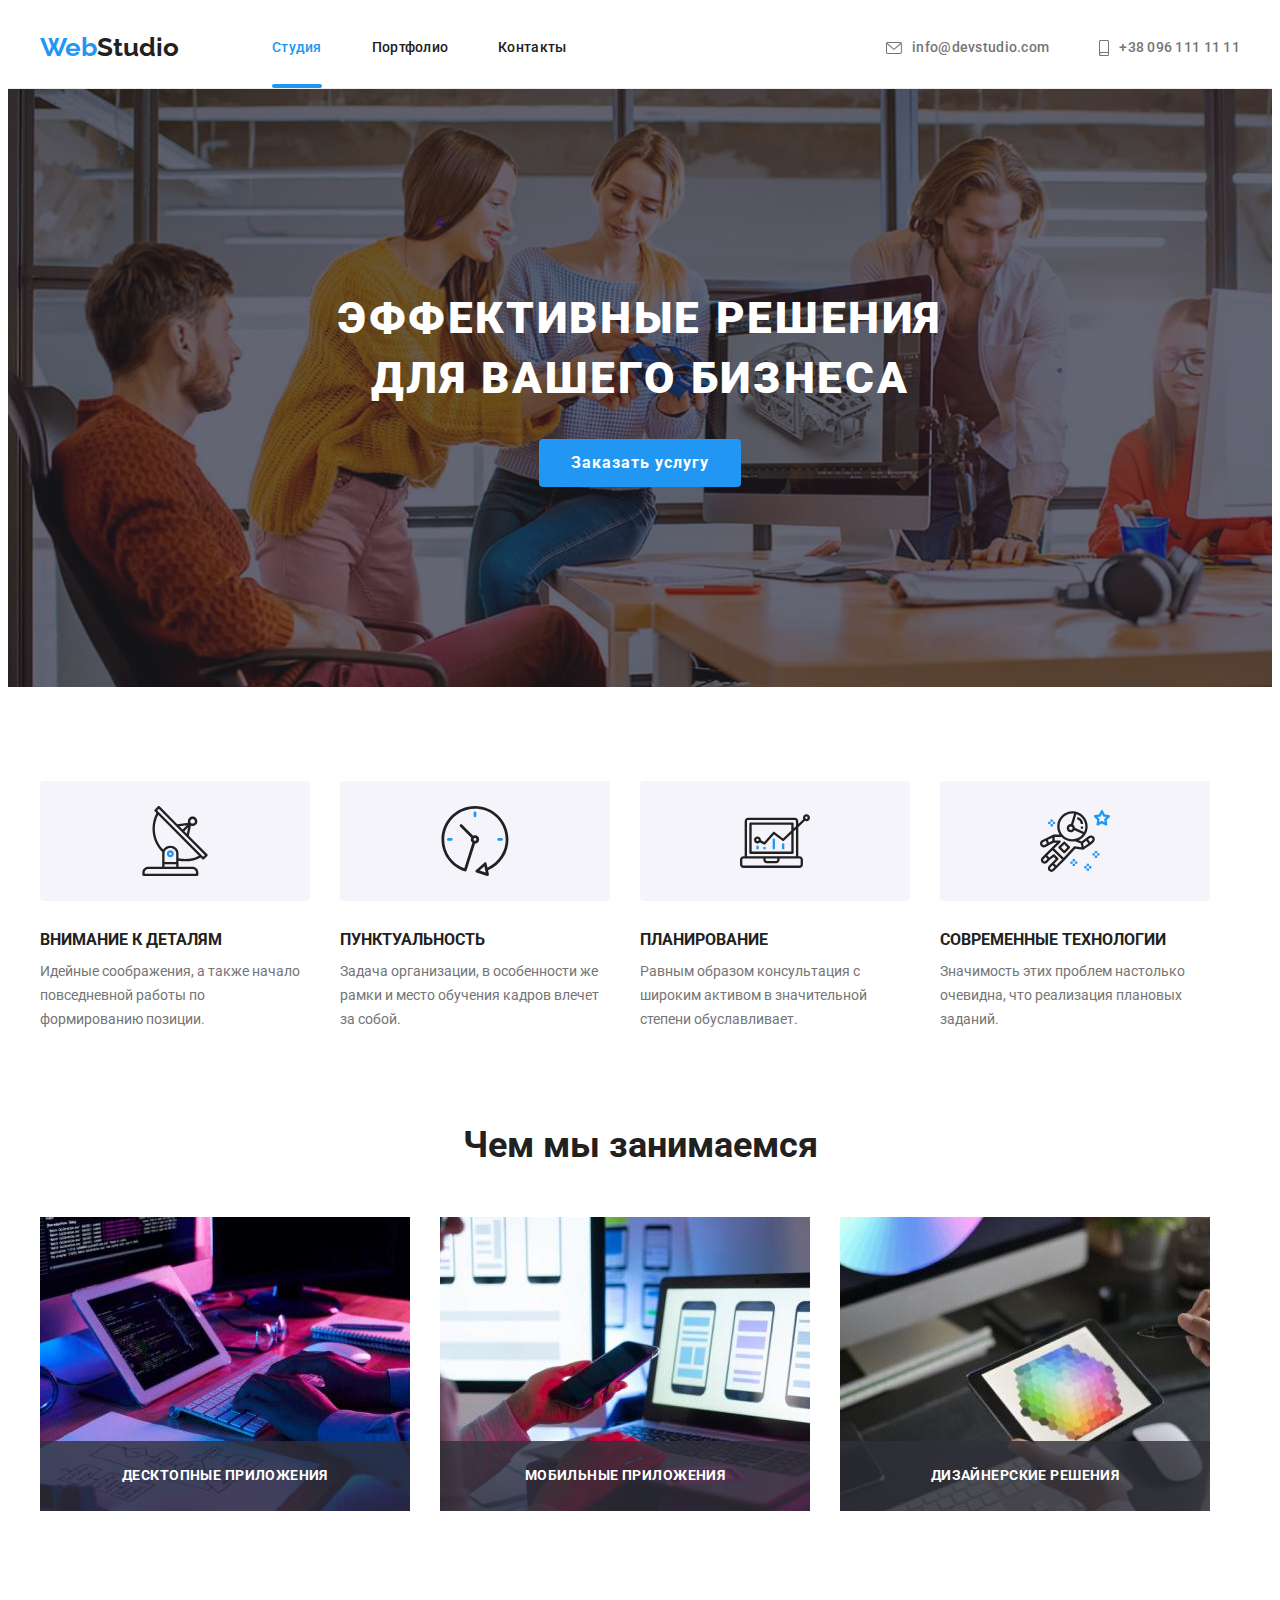
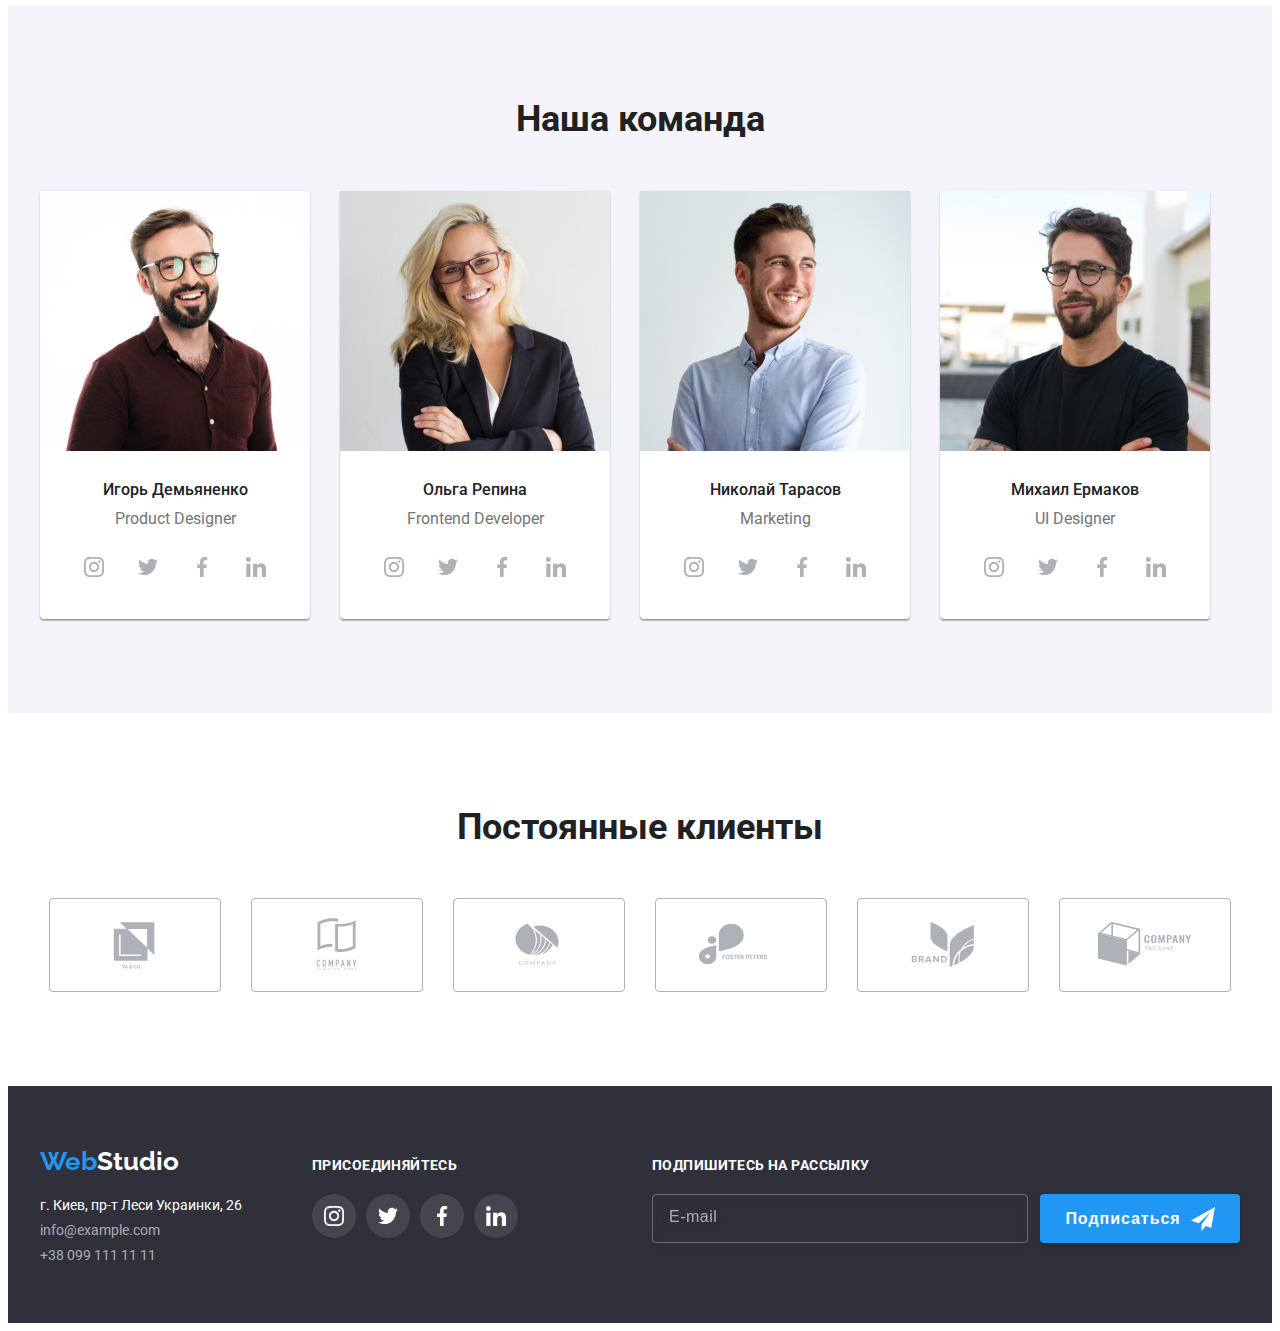
<file: index.html>
<!DOCTYPE html>
<html lang="ru">
    <head>
        <meta charset="UTF-8" />
        <meta http-equiv="X-UA-Compatible" content="IE=edge" />
        <meta name="viewport" content="width=device-width, initial-scale=1.0" />
        <title>Web Studio</title>
        <link rel="preconnect" href="https://fonts.googleapis.com" />
        <link rel="preconnect" href="https://fonts.gstatic.com" crossorigin />
        <link
            href="https://fonts.googleapis.com/css2?family=Raleway:wght@700&family=Roboto:wght@400;500;700;900&display=swap"
            rel="stylesheet"
        />
        <link
            rel="stylesheet"
            href="https://cdnjs.cloudflare.com/ajax/libs/modern-normalize/1.1.0/modern-normalize.min.css"
            integrity="sha512-wpPYUAdjBVSE4KJnH1VR1HeZfpl1ub8YT/NKx4PuQ5NmX2tKuGu6U/JRp5y+Y8XG2tV+wKQpNHVUX03MfMFn9Q=="
            crossorigin="anonymous"
            referrerpolicy="no-referrer"
        />
        <link rel="stylesheet" href="./css/styles.css" />
    </head>
    <body>
        <!-- Навігація хедера -->
        <header class="header">
            <div class="container header-container">
                <nav class="header-nav">
                    <a href="index.html" class="header-logo link">
                        <span class="header-logo-web">Web</span>Studio</a
                    >
                    <ul class="header-nav-link list">
                        <li class="link-nav">
                            <a href="index.html" class="header-link link active">Студия</a>
                        </li>
                        <li class="link-nav">
                            <a href="./portfolio.html" class="header-link link">Портфолио</a>
                        </li>
                        <li class="link-nav link">
                            <a href="" class="header-link link">Контакты</a>
                        </li>
                    </ul>
                </nav>
                <ul class="header-contacts list">
                    <li class="contact-item">
                        <a href="mailto:info@devstudio.com" class="header-link-contact link">
                            <svg class="icon-mail" width="16" height="12">
                                <use href="./image/icon/symbol-defs.svg#icon-mail"></use>
                            </svg>
                            info@devstudio.com</a
                        >
                    </li>
                    <li class="contact-item">
                        <a href="tel:+380961111111" class="header-link-contact link">
                            <svg class="icon-mobile" width="10" height="16">
                                <use href="./image/icon/symbol-defs.svg#icon-smartphone"></use>
                            </svg>
                            +38 096 111 11 11</a
                        >
                    </li>
                </ul>
            </div>
        </header>

        <main>
            <!-- Баннер -->
            <section class="hero hero-bg">
                <div class="container">
                    <h1 class="hero-title">Эффективные решения для вашего бизнеса</h1>
                    <button type="button" class="hero-btn btn" data-modal-open>
                        Заказать услугу
                    </button>
                </div>
            </section>
            <!-- Особливості -->
            <section class="features">
                <div class="container">
                    <h2 class="features-header visually-hidden">Особености</h2>
                    <ul class="features-list list">
                        <li class="features-list-item">
                            <div class="features-container">
                                <svg class="features-icon" width="70" height="70">
                                    <use href="./image/icon/symbol-defs.svg#icon-antenna-1"></use>
                                </svg>
                            </div>
                            <h3 class="features-list-item-header">Внимание к деталям</h3>
                            <p class="features-text">
                                Идейные соображения, а также начало повседневной работы по
                                формированию позиции.
                            </p>
                        </li>

                        <li class="features-list-item">
                            <div class="features-container">
                                <svg class="features-icon" width="70" height="70">
                                    <use href="./image/icon/symbol-defs.svg#icon-clock-1"></use>
                                </svg>
                            </div>
                            <h3 class="features-list-item-header">Пунктуальность</h3>
                            <p class="features-text">
                                Задача организации, в особенности же рамки и место обучения кадров
                                влечет за собой.
                            </p>
                        </li>
                        <li class="features-list-item">
                            <div class="features-container">
                                <svg class="features-icon" width="70" height="70">
                                    <use href="./image/icon/symbol-defs.svg#icon-diagram-1"></use>
                                </svg>
                            </div>
                            <h3 class="features-list-item-header">Планирование</h3>
                            <p class="features-text">
                                Равным образом консультация с широким активом в значительной степени
                                обуславливает.
                            </p>
                        </li>
                        <li class="features-list-item">
                            <div class="features-container">
                                <svg class="features-icon" width="70" height="70">
                                    <use href="./image/icon/symbol-defs.svg#icon-astronaut-1"></use>
                                </svg>
                            </div>
                            <h3 class="features-list-item-header">Современные технологии</h3>
                            <p class="features-text">
                                Значимость этих проблем настолько очевидна, что реализация плановых
                                заданий.
                            </p>
                        </li>
                    </ul>
                </div>
            </section>

            <!-- чим ми займаємося -->
            <section class="servises">
                <div class="container">
                    <h2 class="servises-header">Чем мы занимаемся</h2>
                    <ul class="servises-list list">
                        <li class="servises-list-item">
                            <img
                                src="./image/box-1.jpg"
                                alt="Мужчина работает за компютером"
                                width="370"
                                height="294"
                            />
                            <p class="servises-list-item-text">Десктопные приложения</p>
                        </li>
                        <li class="servises-list-item">
                            <img
                                src="./image/box-2.jpg"
                                alt="Телефон и ноутбук"
                                width="370"
                                height="294"
                            />
                            <p class="servises-list-item-text">Мобильные приложения</p>
                        </li>
                        <li class="servises-list-item">
                            <img src="./image/box-3.jpg" alt="Планшет" width="370" height="294" />
                            <p class="servises-list-item-text">Дизайнерские решения</p>
                        </li>
                    </ul>
                </div>
            </section>

            <!-- Команада -->

            <section class="team">
                <div class="container">
                    <h2 class="team-header">Наша команда</h2>
                    <ul class="team-list list">
                        <li class="team-list-item">
                            <img
                                class="team-image"
                                src="./image/our-comand/igor.jpg"
                                alt="Фото продуктивного дизайнера"
                                width="270"
                                height="260"
                            />
                            <div class="team-list-text">
                                <h3 class="team-name">Игорь Демьяненко</h3>
                                <p class="team-position">Product Designer</p>
                                <ul class="team-list-social list">
                                    <li class="team-social-item">
                                        <a class="team-social-link" href="">
                                            <svg class="team-social-icon" width="20" height="20">
                                                <use
                                                    href="./image/icon/symbol-defs.svg#icon-insta"
                                                ></use>
                                            </svg>
                                        </a>
                                    </li>
                                    <li class="team-social-item">
                                        <a class="team-social-link" href="#">
                                            <svg class="team-social-icon" width="20" height="20">
                                                <use
                                                    href="./image/icon/symbol-defs.svg#icon-twitter-1"
                                                ></use>
                                            </svg>
                                        </a>
                                    </li>
                                    <li class="team-social-item">
                                        <a class="team-social-link" href="#">
                                            <svg class="team-social-icon" width="20" height="20">
                                                <use
                                                    href="./image/icon/symbol-defs.svg#icon-facebook-1"
                                                ></use>
                                            </svg>
                                        </a>
                                    </li>
                                    <li class="team-social-item">
                                        <a class="team-social-link" href="#">
                                            <svg class="team-social-icon" width="20" height="20">
                                                <use
                                                    href="./image/icon/symbol-defs.svg#icon-linkedin-1"
                                                ></use>
                                            </svg>
                                        </a>
                                    </li>
                                </ul>
                            </div>
                        </li>
                        <li class="team-list-item">
                            <img
                                class="team-image"
                                src="./image/our-comand/olga.jpg"
                                alt="Фото фронтенд розробника"
                                width="270"
                                height="260"
                            />
                            <div class="team-list-text">
                                <h3 class="team-name">Ольга Репина</h3>
                                <p class="team-position">Frontend Developer</p>
                                <ul class="team-list-social list">
                                    <li class="team-social-item">
                                        <a href="#" class="team-social-link">
                                            <svg class="team-social-icon" width="20" height="20">
                                                <use
                                                    href="./image/icon/symbol-defs.svg#icon-insta"
                                                ></use>
                                            </svg>
                                        </a>
                                    </li>
                                    <li class="team-social-item">
                                        <a href="#" class="team-social-link">
                                            <svg class="team-social-icon" width="20" height="20">
                                                <use
                                                    href="./image/icon/symbol-defs.svg#icon-twitter-1"
                                                ></use>
                                            </svg>
                                        </a>
                                    </li>
                                    <li class="team-social-item">
                                        <a href="#" class="team-social-link">
                                            <svg class="team-social-icon" width="20" height="20">
                                                <use
                                                    href="./image/icon/symbol-defs.svg#icon-facebook-1"
                                                ></use>
                                            </svg>
                                        </a>
                                    </li>
                                    <li class="team-social-item">
                                        <a href="#" class="team-social-link">
                                            <svg class="team-social-icon" width="20" height="20">
                                                <use
                                                    href="./image/icon/symbol-defs.svg#icon-linkedin-1"
                                                ></use>
                                            </svg>
                                        </a>
                                    </li>
                                </ul>
                            </div>
                        </li>
                        <li class="team-list-item">
                            <img
                                class="team-image"
                                src="./image/our-comand/nikolay.jpg"
                                alt="Фото маркетолога"
                                width="270"
                                height="260"
                            />
                            <div class="team-list-text">
                                <h3 class="team-name">Николай Тарасов</h3>
                                <p class="team-position">Marketing</p>
                                <ul class="team-list-social list">
                                    <li class="team-social-item">
                                        <a href="#" class="team-social-link">
                                            <svg class="team-social-icon" width="20" height="20">
                                                <use
                                                    href="./image/icon/symbol-defs.svg#icon-insta"
                                                ></use>
                                            </svg>
                                        </a>
                                    </li>
                                    <li class="team-social-item">
                                        <a href="" class="team-social-link">
                                            <svg class="team-social-icon" width="20" height="20">
                                                <use
                                                    href="./image/icon/symbol-defs.svg#icon-twitter-1"
                                                ></use>
                                            </svg>
                                        </a>
                                    </li>
                                    <li class="team-social-item">
                                        <a href="" class="team-social-link">
                                            <svg class="team-social-icon" width="20" height="20">
                                                <use
                                                    href="./image/icon/symbol-defs.svg#icon-facebook-1"
                                                ></use>
                                            </svg>
                                        </a>
                                    </li>
                                    <li class="team-social-item">
                                        <a href="" class="team-social-link">
                                            <svg class="team-social-icon" width="20" height="20">
                                                <use
                                                    href="./image/icon/symbol-defs.svg#icon-linkedin-1"
                                                ></use>
                                            </svg>
                                        </a>
                                    </li>
                                </ul>
                            </div>
                        </li>
                        <li class="team-list-item">
                            <img
                                class="team-image"
                                src="./image/our-comand/mychailo.jpg"
                                alt="Фото дизайнера интерфейса"
                                width="270"
                                height="260"
                            />
                            <div class="team-list-text">
                                <h3 class="team-name">Михаил Ермаков</h3>
                                <p class="team-position">UI Designer</p>
                                <ul class="team-list-social list">
                                    <li class="team-social-item">
                                        <a href="" class="team-social-link">
                                            <svg class="team-social-icon" width="20" height="20">
                                                <use
                                                    href="./image/icon/symbol-defs.svg#icon-insta"
                                                ></use>
                                            </svg>
                                        </a>
                                    </li>
                                    <li class="team-social-item">
                                        <a href="" class="team-social-link">
                                            <svg class="team-social-icon" width="20" height="20">
                                                <use
                                                    href="./image/icon/symbol-defs.svg#icon-twitter-1"
                                                ></use>
                                            </svg>
                                        </a>
                                    </li>
                                    <li class="team-social-item">
                                        <a href="" class="team-social-link">
                                            <svg class="team-social-icon" width="20" height="20">
                                                <use
                                                    href="./image/icon/symbol-defs.svg#icon-facebook-1"
                                                ></use>
                                            </svg>
                                        </a>
                                    </li>
                                    <li class="team-social-item">
                                        <a href="" class="team-social-link">
                                            <svg class="team-social-icon" width="20" height="20">
                                                <use
                                                    href="./image/icon/symbol-defs.svg#icon-linkedin-1"
                                                ></use>
                                            </svg>
                                        </a>
                                    </li>
                                </ul>
                            </div>
                        </li>
                    </ul>
                </div>
            </section>
            <section class="clients">
                <div class="container">
                    <h2 class="clients-header">Постоянные клиенты</h2>
                    <ul class="clients-list list">
                        <li class="clients-list-item">
                            <a class="clients-link" href="#">
                                <svg class="clients-icon" width="106" height="60">
                                    <use href="./image/icon/symbol-defs.svg#icon-logo1"></use>
                                </svg>
                            </a>
                        </li>
                        <li class="clients-list-item">
                            <a class="clients-link" href="#">
                                <svg class="clients-icon" width="106" height="60">
                                    <use href="./image/icon/symbol-defs.svg#icon-logo2"></use>
                                </svg>
                            </a>
                        </li>
                        <li class="clients-list-item">
                            <a class="clients-link" href="#">
                                <svg class="clients-icon" width="106" height="60">
                                    <use href="./image/icon/symbol-defs.svg#icon-logo3"></use>
                                </svg>
                            </a>
                        </li>
                        <li class="clients-list-item">
                            <a class="clients-link" href="#">
                                <svg class="clients-icon" width="106" height="60">
                                    <use href="./image/icon/symbol-defs.svg#icon-logo4"></use>
                                </svg>
                            </a>
                        </li>
                        <li class="clients-list-item">
                            <a class="clients-link" href="#">
                                <svg class="clients-icon" width="106" height="60">
                                    <use href="./image/icon/symbol-defs.svg#icon-logo5"></use>
                                </svg>
                            </a>
                        </li>
                        <li class="clients-list-item">
                            <a class="clients-link" href="#">
                                <svg class="clients-icon" width="106" height="60">
                                    <use href="./image/icon/symbol-defs.svg#icon-logo6"></use>
                                </svg>
                            </a>
                        </li>
                    </ul>
                </div>
            </section>
        </main>
        <!-- футер -->
        <footer class="footer">
            <div class="container foot-container">
                <div class="footer-addres-block">
                    <a href="/index.html" class="footer-logo link"
                        ><span class="footer-logo-web">Web</span>Studio</a
                    >
                    <address class="footer-adress">
                        <ul class="footer-list list">
                            <li class="footer-list-adress">
                                <a
                                    href="https://goo.gl/maps/zETm96oup55VrGb17"
                                    class="footer-address-map link"
                                    target="_blank"
                                    rel="noopener noreferrer nofollow"
                                    >г. Киев, пр-т Леси Украинки, 26</a
                                >
                            </li>
                            <li class="footer-list-mail">
                                <a href="mailto:info@example.com" class="footer-mail link"
                                    >info@example.com</a
                                >
                            </li>
                            <li class="footer-list-phone">
                                <a href="tel:+380991111111" class="footer-phone link"
                                    >+38 099 111 11 11</a
                                >
                            </li>
                        </ul>
                    </address>
                </div>
                <div class="footer-social">
                    <strong class="social-connect">Присоединяйтесь</strong>
                    <ul class="footer-social-list list">
                        <li class="social-item">
                            <a class="social-item-link" href="#">
                                <svg class="social-icon" width="20" height="20">
                                    <use href="./image/icon/symbol-defs.svg#icon-insta"></use>
                                </svg>
                            </a>
                        </li>
                        <li class="social-item">
                            <a class="social-item-link" href="#">
                                <svg class="social-icon" width="20" height="20">
                                    <use href="./image/icon/symbol-defs.svg#icon-twitter-1"></use>
                                </svg>
                            </a>
                        </li>
                        <li class="social-item">
                            <a class="social-item-link" href="#">
                                <svg class="social-icon" width="20" height="20">
                                    <use href="./image/icon/symbol-defs.svg#icon-facebook-1"></use>
                                </svg>
                            </a>
                        </li>
                        <li class="social-item">
                            <a class="social-item-link" href="#">
                                <svg class="social-icon" width="20" height="20">
                                    <use href="./image/icon/symbol-defs.svg#icon-linkedin-1"></use>
                                </svg>
                            </a>
                        </li>
                    </ul>
                </div>
                <div class="footer-folow">
                    <strong class="folow-connect">Подпишитесь на рассылку</strong>
                    <form class="folow-form">
                        <input class="folow-form-input" type="email" placeholder="E-mail" />
                        <button class="folow-button" type="submit">
                            Подписаться
                            <svg class="icon-send" width="24" height="24">
                                <use href="./image/icon/symbol-defs.svg#icon-icon-send"></use>
                            </svg>
                        </button>
                    </form>
                </div>
            </div>
        </footer>
        <div class="backdrop is-hidden" data-modal>
            <div class="modal">
                <button class="modal-close-btn" type="button" data-modal-close>
                    <svg class="modal-close-icon" width="18" height="18">
                        <use href="./image/icon/symbol-defs.svg#close-icon"></use>
                    </svg>
                </button>
                <p class="modal-title">Оставьте свои данные, мы вам перезвоним</p>
                <form>
                    <div class="modal-field">
                        <label class="modal-label" for="user-name">Имя</label>
                        <input type="text" class="modal-input" name="user-name" id="user-name" />
                        <svg class="modal-icon" width="18" height="18">
                            <use href="./image/icon/symbol-defs.svg#icon-person-black"></use>
                        </svg>
                    </div>

                    <div class="modal-field">
                        <label class="modal-label" for="user-number">Телефон</label>
                        <input type="tel" class="modal-input" name="user-number" id="user-number" />
                        <svg class="modal-icon" width="18" height="18">
                            <use href="./image/icon/symbol-defs.svg#icon-phone-black"></use>
                        </svg>
                    </div>
                    <div class="modal-field">
                        <label class="modal-label" for="user-email">Почта</label>
                        <input type="email" class="modal-input" name="user-email" id="user-email" />
                        <svg class="modal-icon" width="18" height="18">
                            <use href="./image/icon/symbol-defs.svg#icon-email-black"></use>
                        </svg>
                    </div>
                    <div class="modal-textarea">
                        <label class="modal-label" for="user-coment">Комментарий</label>
                        <textarea
                            class="modal-text"
                            name="user-coment"
                            id="user-coment"
                            placeholder="Введите текст"
                        ></textarea>
                    </div>
                    <div class="conditions">
                        <input
                            type="checkbox"
                            class="checkbox-input visually-hidden"
                            name="checkbox"
                            id="checkbox"
                        />
                        <label for="checkbox" class="checkbox-text"
                            >Соглашаюсь с рассылкой и принимаю &nbsp;
                            <a class="checkbox-link" href="#">Условия договора</a>
                        </label>
                    </div>
                    <button class="form-btn" type="submit">Отправить</button>
                </form>
            </div>
        </div>
        <script src="./js/modal.js"></script>
    </body>
</html>
</file>
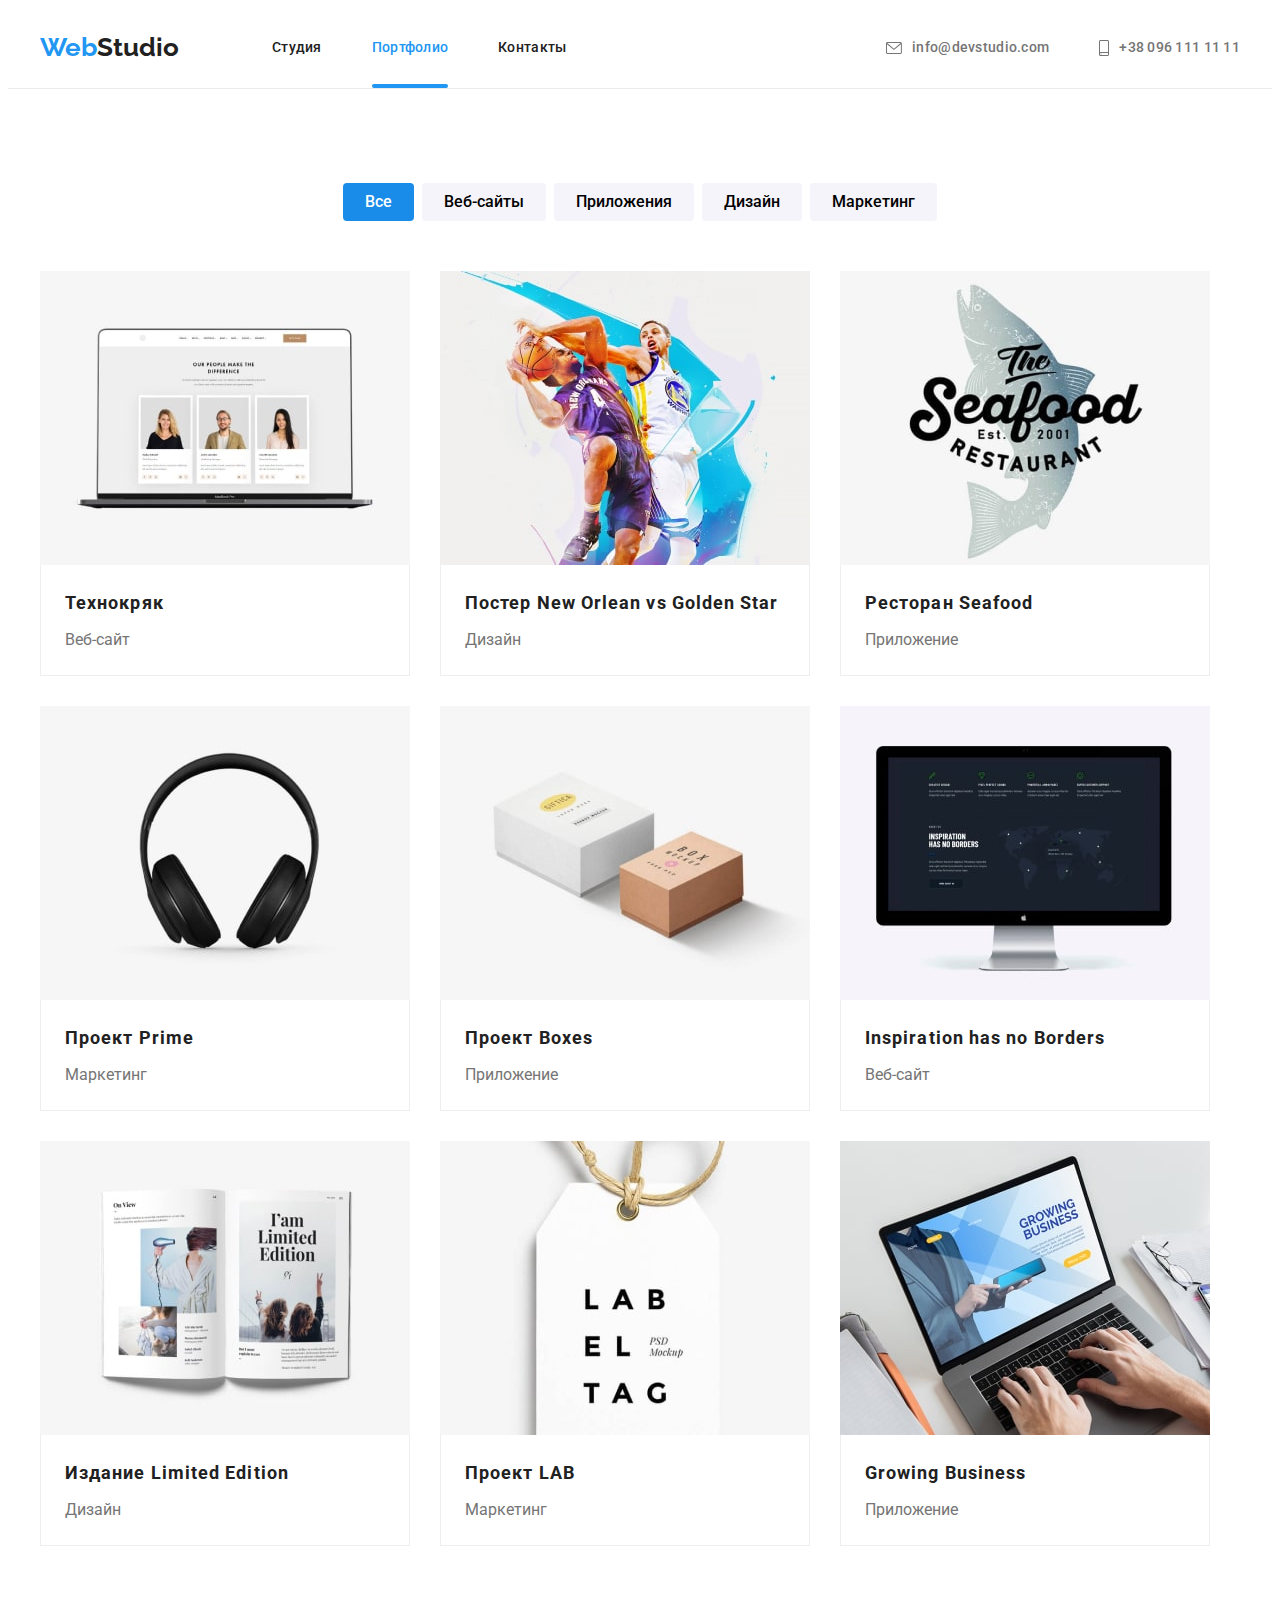
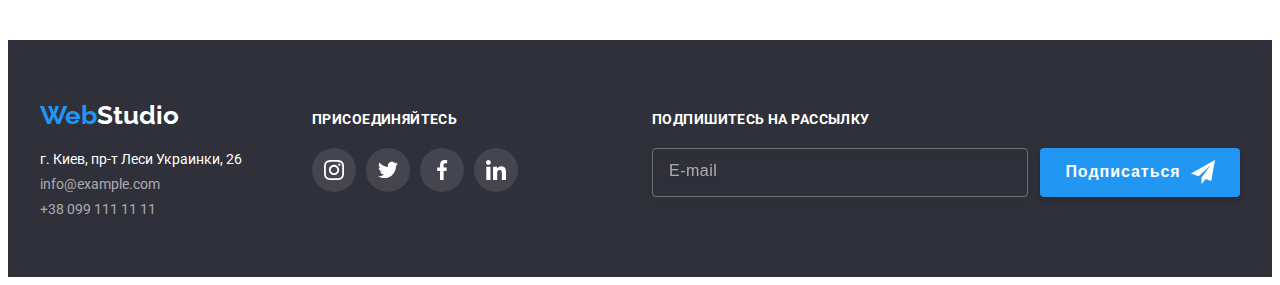
<file: portfolio.html>
<!DOCTYPE html>
<html lang="ru">
    <head>
        <meta charset="UTF-8" />
        <meta http-equiv="X-UA-Compatible" content="IE=edge" />
        <meta name="viewport" content="width=device-width, initial-scale=1.0" />
        <title>Web Studio</title>

        <link rel="preconnect" href="https://fonts.googleapis.com" />
        <link rel="preconnect" href="https://fonts.gstatic.com" crossorigin />
        <link
            href="https://fonts.googleapis.com/css2?family=Raleway:wght@700&family=Roboto:wght@400;500;700;900&display=swap"
            rel="stylesheet"
        />
        <link
            rel="stylesheet"
            href="https://cdnjs.cloudflare.com/ajax/libs/modern-normalize/1.1.0/modern-normalize.min.css"
            integrity="sha512-wpPYUAdjBVSE4KJnH1VR1HeZfpl1ub8YT/NKx4PuQ5NmX2tKuGu6U/JRp5y+Y8XG2tV+wKQpNHVUX03MfMFn9Q=="
            crossorigin="anonymous"
            referrerpolicy="no-referrer"
        />
        <link rel="stylesheet" href="./css/styles.css" />
    </head>
    <body>
        <!-- Навігація хедера -->
        <header class="header">
            <div class="container header-container">
                <nav class="header-nav">
                    <a href="index.html" class="header-logo link">
                        <span class="header-logo-web">Web</span>Studio</a
                    >
                    <ul class="header-nav-link list">
                        <li class="link-nav">
                            <a href="index.html" class="header-link link">Студия</a>
                        </li>
                        <li class="link-nav">
                            <a href="./portfolio.html" class="header-link link active">Портфолио</a>
                        </li>
                        <li class="link-nav link">
                            <a href="" class="header-link link">Контакты</a>
                        </li>
                    </ul>
                </nav>
                <ul class="header-contacts list">
                    <li class="contact-item">
                        <a href="mailto:info@devstudio.com" class="header-link-contact link">
                            <svg class="icon-mail" width="16" height="12">
                                <use href="./image/icon/symbol-defs.svg#icon-mail"></use>
                            </svg>
                            info@devstudio.com</a
                        >
                    </li>
                    <li class="contact-item">
                        <a href="tel:+380961111111" class="header-link-contact link">
                            <svg class="icon-mobile" width="10" height="16">
                                <use href="./image/icon/symbol-defs.svg#icon-smartphone"></use>
                            </svg>
                            +38 096 111 11 11</a
                        >
                    </li>
                </ul>
            </div>
        </header>

        <main>
            <section class="projects">
                <div class="container">
                    <h1 class="visually-hidden">Портфолио</h1>
                    <ul class="portfolio-filter list">
                        <li class="portfolio-filter-item">
                            <button class="portfolio-filter-btn active btn" type="button">
                                Все
                            </button>
                        </li>
                        <li class="portfolio-filter-item">
                            <button class="portfolio-filter-btn btn" type="button">
                                Веб-сайты
                            </button>
                        </li>
                        <li class="portfolio-filter-item">
                            <button class="portfolio-filter-btn btn" type="button">
                                Приложения
                            </button>
                        </li>
                        <li class="portfolio-filter-item">
                            <button class="portfolio-filter-btn btn" type="button">Дизайн</button>
                        </li>
                        <li class="portfolio-filter-item">
                            <button class="portfolio-filter-btn btn" type="button">
                                Маркетинг
                            </button>
                        </li>
                    </ul>

                    <ul class="projects-list list">
                        <li class="project-list-item">
                            <a href="#" class="projects-list-item-link link">
                                <div class="projects-list-bg">
                                    <img
                                        class="project-list-img"
                                        src="./image/our-projects/img-1-min.jpg"
                                        alt="Ноутбук"
                                        width="370"
                                        height="294"
                                    />
                                    <p class="project-list-img-text">
                                        Ресурс предлагает комплексные предложения с разным уровнем
                                        функционала и сервисов. Все это позволит посетителю получить
                                        исчерпывающие сведения о компании или частном лице.
                                    </p>
                                </div>

                                <div class="project-item-text">
                                    <h3 class="project-list-header">Технокряк</h3>
                                    <p class="project-list-text">Веб-сайт</p>
                                </div>
                            </a>
                        </li>
                        <li class="project-list-item">
                            <a href="#" class="projects-list-item-link link">
                                <div class="projects-list-bg">
                                    <img
                                        class="project-list-img"
                                        src="./image/our-projects/img-2-min.jpg"
                                        alt="Баскетбол"
                                        width="370"
                                        height="294"
                                    />
                                    <p class="project-list-img-text">
                                        Ресурс предлагает комплексные предложения с разным уровнем
                                        функционала и сервисов. Все это позволит посетителю получить
                                        исчерпывающие сведения о компании или частном лице.
                                    </p>
                                </div>
                                <div class="project-item-text">
                                    <h3 class="project-list-header">
                                        Постер <span lang="en">New Orlean vs Golden Star</span>
                                    </h3>
                                    <p class="project-list-text">Дизайн</p>
                                </div>
                            </a>
                        </li>
                        <li class="project-list-item">
                            <a href="#" class="projects-list-item-link link">
                                <div class="projects-list-bg">
                                    <img
                                        class="project-list-img"
                                        src="./image/our-projects/img-3-min.jpg"
                                        alt="Емблема ресторана морской пищи"
                                        width="370"
                                        height="294"
                                    />
                                    <p class="project-list-img-text">
                                        Ресурс предлагает комплексные предложения с разным уровнем
                                        функционала и сервисов. Все это позволит посетителю получить
                                        исчерпывающие сведения о компании или частном лице.
                                    </p>
                                </div>

                                <div class="project-item-text">
                                    <h3 class="project-list-header">
                                        Ресторан <span lang="en">Seafood</span>
                                    </h3>
                                    <p class="project-list-text">Приложение</p>
                                </div>
                            </a>
                        </li>
                        <li class="project-list-item">
                            <a href="#" class="projects-list-item-link link">
                                <div class="projects-list-bg">
                                    <img
                                        class="project-list-img"
                                        src="./image/our-projects/img-4-min.jpg"
                                        alt="Наушники"
                                        width="370"
                                        height="294"
                                    />
                                    <p class="project-list-img-text">
                                        Ресурс предлагает комплексные предложения с разным уровнем
                                        функционала и сервисов. Все это позволит посетителю получить
                                        исчерпывающие сведения о компании или частном лице.
                                    </p>
                                </div>

                                <div class="project-item-text">
                                    <h3 class="project-list-header">
                                        Проект <span lang="en">Prime</span>
                                    </h3>
                                    <p class="project-list-text">Маркетинг</p>
                                </div>
                            </a>
                        </li>
                        <li class="project-list-item">
                            <a href="#" class="projects-list-item-link link">
                                <div class="projects-list-bg">
                                    <img
                                        class="project-list-img"
                                        src="./image/our-projects/img-5-min.jpg"
                                        alt="Коробки"
                                        width="370"
                                        height="294"
                                    />
                                    <p class="project-list-img-text">
                                        Ресурс предлагает комплексные предложения с разным уровнем
                                        функционала и сервисов. Все это позволит посетителю получить
                                        исчерпывающие сведения о компании или частном лице.
                                    </p>
                                </div>

                                <div class="project-item-text">
                                    <h3 class="project-list-header">
                                        Проект <span lang="en">Boxes</span>
                                    </h3>
                                    <p class="project-list-text">Приложение</p>
                                </div>
                            </a>
                        </li>
                        <li class="project-list-item">
                            <a href="#" class="projects-list-item-link link">
                                <div class="projects-list-bg">
                                    <img
                                        class="project-list-img"
                                        src="./image/our-projects/img-6-min.jpg"
                                        alt="Монитор"
                                        width="370"
                                        height="294"
                                    />
                                    <p class="project-list-img-text">
                                        Ресурс предлагает комплексные предложения с разным уровнем
                                        функционала и сервисов. Все это позволит посетителю получить
                                        исчерпывающие сведения о компании или частном лице.
                                    </p>
                                </div>

                                <div class="project-item-text">
                                    <h3 class="project-list-header">
                                        <span lang="en">Inspiration has no Borders</span>
                                    </h3>
                                    <p class="project-list-text">Веб-сайт</p>
                                </div>
                            </a>
                        </li>
                        <li class="project-list-item">
                            <a href="#" class="projects-list-item-link link">
                                <div class="projects-list-bg">
                                    <img
                                        class="project-list-img"
                                        src="./image/our-projects/img-7-min.jpg"
                                        alt="Журнал"
                                        width="370"
                                        height="294"
                                    />
                                    <p class="project-list-img-text">
                                        Ресурс предлагает комплексные предложения с разным уровнем
                                        функционала и сервисов. Все это позволит посетителю получить
                                        исчерпывающие сведения о компании или частном лице.
                                    </p>
                                </div>

                                <div class="project-item-text">
                                    <h3 class="project-list-header">
                                        Издание <span lang="en">Limited Edition</span>
                                    </h3>
                                    <p class="project-list-text">Дизайн</p>
                                </div>
                            </a>
                        </li>
                        <li class="project-list-item">
                            <a href="#" class="projects-list-item-link link">
                                <div class="projects-list-bg">
                                    <img
                                        class="project-list-img"
                                        src="./image/our-projects/img-8-min.jpg"
                                        alt="Бирка"
                                        width="370"
                                        height="294"
                                    />
                                    <p class="project-list-img-text">
                                        Ресурс предлагает комплексные предложения с разным уровнем
                                        функционала и сервисов. Все это позволит посетителю получить
                                        исчерпывающие сведения о компании или частном лице.
                                    </p>
                                </div>

                                <div class="project-item-text">
                                    <h3 class="project-list-header">Проект <span>LAB</span></h3>
                                    <p class="project-list-text">Маркетинг</p>
                                </div>
                            </a>
                        </li>
                        <li class="project-list-item">
                            <a href="#" class="projects-list-item-link link">
                                <div class="projects-list-bg">
                                    <img
                                        class="project-list-img"
                                        src="./image/our-projects/img-9-min.jpg"
                                        alt="Приложение для ноутбука"
                                        width="370"
                                        height="294"
                                    />
                                    <p class="project-list-img-text">
                                        Ресурс предлагает комплексные предложения с разным уровнем
                                        функционала и сервисов. Все это позволит посетителю получить
                                        исчерпывающие сведения о компании или частном лице.
                                    </p>
                                </div>

                                <div class="project-item-text">
                                    <h3 class="project-list-header">
                                        <span lang="en">Growing Business</span>
                                    </h3>
                                    <p class="project-list-text">Приложение</p>
                                </div>
                            </a>
                        </li>
                    </ul>
                </div>
            </section>
        </main>
        <!-- футер -->
        <footer class="footer">
            <div class="container foot-container">
                <div class="footer-addres-block">
                    <a href="/index.html" class="footer-logo link"
                        ><span class="footer-logo-web">Web</span>Studio</a
                    >
                    <address class="footer-adress">
                        <ul class="footer-list list">
                            <li class="footer-list-adress">
                                <a
                                    href="https://goo.gl/maps/zETm96oup55VrGb17"
                                    class="footer-address-map link"
                                    target="_blank"
                                    rel="noopener noreferrer nofollow"
                                    >г. Киев, пр-т Леси Украинки, 26</a
                                >
                            </li>
                            <li class="footer-list-mail">
                                <a href="mailto:info@example.com" class="footer-mail link"
                                    >info@example.com</a
                                >
                            </li>
                            <li class="footer-list-phone">
                                <a href="tel:+380991111111" class="footer-phone link"
                                    >+38 099 111 11 11</a
                                >
                            </li>
                        </ul>
                    </address>
                </div>
                <div class="footer-social">
                    <strong class="social-connect">Присоединяйтесь</strong>
                    <ul class="footer-social-list list">
                        <li class="social-item">
                            <a class="social-item-link" href="#">
                                <svg class="social-icon" width="20" height="20">
                                    <use href="./image/icon/symbol-defs.svg#icon-insta"></use>
                                </svg>
                            </a>
                        </li>
                        <li class="social-item">
                            <a class="social-item-link" href="#">
                                <svg class="social-icon" width="20" height="20">
                                    <use href="./image/icon/symbol-defs.svg#icon-twitter-1"></use>
                                </svg>
                            </a>
                        </li>
                        <li class="social-item">
                            <a class="social-item-link" href="#">
                                <svg class="social-icon" width="20" height="20">
                                    <use href="./image/icon/symbol-defs.svg#icon-facebook-1"></use>
                                </svg>
                            </a>
                        </li>
                        <li class="social-item">
                            <a class="social-item-link" href="#">
                                <svg class="social-icon" width="20" height="20">
                                    <use href="./image/icon/symbol-defs.svg#icon-linkedin-1"></use>
                                </svg>
                            </a>
                        </li>
                    </ul>
                </div>
                <div class="footer-folow">
                    <strong class="folow-connect">Подпишитесь на рассылку</strong>
                    <form class="folow-form">
                        <input class="folow-form-input" type="email" placeholder="E-mail" />
                        <button class="folow-button" type="submit">
                            Подписаться
                            <svg class="icon-send" width="24" height="24">
                                <use href="./image/icon/symbol-defs.svg#icon-icon-send"></use>
                            </svg>
                        </button>
                    </form>
                </div>
            </div>
        </footer>
    </body>
</html>
</file>
<file: css/styles.css>
:root {
    --accent-color: #2196f3;
    --main-text-color: #212121;
    --second-text-color: #757575;
    --button-text-color: #ffffff;
    --footer-phone-mail-color: rgba(255, 255, 255, 0.6);
    --background-team: #f5f4fa;
    --background-team-list: #ffffff;
    --footer-addres-white: #ffffff;
    --background-footer: #2f303a;
    --footer-logo-white: #ffffff;
    --hover-color-btn: #188ce8;
    --background-portfolio-btn: #f5f4fa;
    --background-page: #ffffff;
    --background-hero: #2f303a;
    --border-color-card: #eeeeee;
    --header-border-line: #ececec;
    --color-icon-team: #afb1b8;
    --color-footer-item-link: #ffffff;
    --hover-icon-fill: #ffffff;
    --color-text-input-footer: rgba(255, 255, 255, 0.6);
    --color-border-modal-input: rgba(33, 33, 33, 0.2);
    --color-placeholder-textarea: rgba(117, 117, 117, 0.5);
    --color-border-checkbox: #212121;

    --timing-function: cubic-bezier(0.4, 0, 0.2, 1);
}

body {
    font-family: 'Roboto', sans-serif;
    font-size: 14px;
    color: var(--main-text-color);
    background: var(--background-page);
}

h1,
h2,
h3,
h4 {
    margin: 0;
}
p {
    margin: 0;
}
ul {
    margin: 0;
}

img {
    display: block;
    max-width: 100%;
    height: auto;
}

.container {
    width: 1200px;
    padding-left: 15px;
    padding-right: 15px;
    margin: 0 auto;
}

.list {
    list-style: none;
    margin: 0;
    padding: 0;
}

.link {
    list-style-type: none;
    text-decoration: none;
}

.btn {
    font-family: 'Roboto';
}

.header {
    border-bottom: 1px solid var(--header-border-line);
}

.header-container {
    display: flex;
    align-items: center;
}

.visually-hidden {
    position: absolute;
    width: 1px;
    height: 1px;
    margin: -1px;
    border: 0;
    padding: 0;

    white-space: nowrap;
    clip-path: inset(100%);
    clip: rect(0 0 0 0);
    overflow: hidden;
}

.header-nav {
    display: flex;
    align-items: center;
}

.header-logo {
    font-family: 'Raleway';
    font-style: normal;
    font-weight: 700;
    font-size: 26px;
    line-height: 1.19;
    color: inherit;

    padding-top: 24px;
    padding-bottom: 25px;
}

.header-logo-web {
    font-family: 'Raleway';
    font-style: normal;
    font-weight: 700;
    font-size: 26px;
    line-height: 1.19;
    color: var(--accent-color);
}

.header-link {
    display: block;
    padding-top: 32px;
    padding-bottom: 32px;
    font-weight: 500;
    line-height: 1.14;
    letter-spacing: 0.02em;
    color: var(--main-text-color);

    position: relative;

    transition: color 250ms var(--timing-function);
}

.header-link.active::after {
    content: '';

    display: block;
    width: 100%;
    height: 4px;
    border-radius: 2px;
    background-color: var(--accent-color);

    position: absolute;
    left: 0;
    bottom: 0;
}

.header-nav-link .header-link.active {
    color: var(--accent-color);
}

.header-nav-link {
    display: flex;
    margin-left: 93px;
}

.header-nav-link .link-nav + .link-nav {
    margin-left: 50px;
}

.header-contacts {
    display: flex;
    margin-left: auto;
}

.contact-item + .contact-item {
    margin-left: 50px;
    height: 16px;
}

.header-link-contact {
    display: flex;
    align-items: center;
    padding-top: 32px;
    padding-bottom: 32px;
    font-weight: 500;
    line-height: 1.14;
    letter-spacing: 0.02em;
    color: var(--second-text-color);

    transition: color 250ms var(--timing-function);
}
.icon-mail {
    margin-right: 10px;
    fill: currentColor;
}

.icon-mobile {
    margin-right: 10px;
    fill: currentColor;
}

.header-link:hover,
.header-link:focus,
.header-link-contact:hover,
.header-link-contact:focus {
    color: var(--accent-color);
}

/* ---------------------MAIN------------------------- */

/* ---------------------HERO------------------------- */

.hero {
    background-color: var(--background-hero);
    text-align: center;
    padding-top: 200px;
    padding-bottom: 200px;
    margin: 0 auto;

    background-image: linear-gradient(rgba(47, 48, 58, 0.4), rgba(47, 48, 58, 0.4)),
        url(../image/hero-bg.jpg);
    background-repeat: no-repeat;
    background-size: cover;
    max-width: 1600px;
}

.hero-title {
    font-weight: 900;
    font-size: 44px;
    line-height: 1.36;
    letter-spacing: 0.06em;
    color: var(--button-text-color);
    text-transform: uppercase;

    width: 696px;
    margin-top: 0;
    margin-bottom: 30px;
    margin-left: auto;
    margin-right: auto;
}

.hero-btn {
    font-weight: 700;
    font-size: 16px;
    line-height: 1.8;

    letter-spacing: 0.06em;

    color: var(--button-text-color);
    background-color: var(--accent-color);

    min-width: 200px;
    padding: 10px 32px;
    border: 0;
    border-radius: 4px;

    cursor: pointer;

    transition: background-color 250ms var(--timing-function);
}

.hero-btn:hover,
.hero-btn:focus {
    background-color: var(--hover-color-btn);
}

/* Особливості */
.features {
    padding-top: 94px;
    padding-bottom: 94px;
}

.features-list {
    display: flex;
}

.features-list-item {
    display: block;
}

.features-container {
    display: flex;
    width: 270px;
    height: 120px;
    background-color: var(--background-team);
    border-radius: 4px;
    justify-content: center;
    align-items: center;
    margin-bottom: 30px;
}

.features-list .features-list-item + .features-list-item {
    margin-left: 30px;
}

.antenna::before {
    background-image: url('../image/icon/symbol-defs.svg#icon-antenna-1');
}

.features-list-item-header {
    font-weight: 700;
    line-height: 1.14;
    text-transform: uppercase;

    margin-bottom: 10px;
    min-width: 270px;
}

.features-text {
    line-height: 1.7;
    width: 270px;

    color: var(--second-text-color);
}

/* Чим ми займаємося */
/* ---------------------SERVISES------------------------- */

.servises {
    display: block;
    padding-bottom: 94px;
}
.servises-header {
    font-weight: 700;
    font-size: 36px;
    line-height: 1.16;
    text-align: center;

    margin-bottom: 50px;
}

.servises-list {
    display: flex;
}

.servises-list .servises-list-item + .servises-list-item {
    margin-left: 30px;
}

.servises-list-item {
    position: relative;
}

.servises-list-item-text {
    display: flex;
    align-items: center;
    justify-content: center;
    position: absolute;
    bottom: 0;
    font-weight: 700;
    font-size: 14px;
    line-height: 1.14;
    letter-spacing: 0.03em;
    text-transform: uppercase;
    color: var(--button-text-color);
    background: rgba(47, 48, 58, 0.8);
    width: 100%;
    height: 70px;
}
/* Команда */

.team {
    background-color: var(--background-team);
    padding-top: 94px;
    padding-bottom: 94px;
}

.team-header {
    font-weight: 700;
    font-size: 36px;
    line-height: 1.16;
    text-align: center;

    margin-bottom: 50px;
}
.team-list {
    display: flex;
    flex-wrap: wrap;
}

.team-list-item {
    background-color: var(--background-team-list);
    width: 270px;
    border-radius: 0px 0px 4px 4px;
    margin-right: 30px;
    box-shadow: 0px 1px 3px rgba(0, 0, 0, 0.12), 0px 1px 1px rgba(0, 0, 0, 0.14),
        0px 2px 1px rgba(0, 0, 0, 0.2);
}

.team-list-item:nth-child(4n) {
    margin-right: 0;
}

.team-list-text {
    padding-bottom: 30px;
    padding-top: 30px;
}

.team-name {
    font-weight: 500;
    font-size: 16px;
    line-height: 1.18;
    text-align: center;

    margin-bottom: 10px;
}

.team-position {
    font-size: 16px;
    line-height: 1.18;
    text-align: center;
    margin-bottom: 16px;

    color: var(--second-text-color);
}

.team-list-social {
    display: flex;
    justify-content: center;
}

.team-social-item + .team-social-item {
    margin-left: 10px;
}

.team-social-link {
    width: 44px;
    height: 44px;
    background-color: var(--background-page);
    fill: var(--color-icon-team);
    border-radius: 50%;
    display: flex;
    align-items: center;
    justify-content: center;

    transition: background-color 250ms var(--timing-function), fill 250ms var(--timing-function);
}

.team-social-link:hover,
.team-social-link:focus {
    background-color: var(--accent-color);
    fill: var(--hover-icon-fill);
}

/* ---------------------CLIENTS------------------------- */

.clients {
    padding-top: 94px;
    padding-bottom: 94px;
}

.clients-header {
    font-weight: 700;
    font-size: 36px;
    line-height: 1.16;
    text-align: center;

    margin-bottom: 50px;
}
.clients-list {
    display: flex;
    justify-content: center;
}

.clients-list-item + .clients-list-item {
    margin-left: 30px;
}

.clients-link {
    width: 170px;
    height: 92px;
    border: 1px solid var(--color-icon-team);
    border-radius: 4px;
    display: flex;
    align-items: center;
    justify-content: center;
    fill: var(--color-icon-team);

    transition: fill 250ms var(--timing-function), border 250ms var(--timing-function);
}

.clients-link:hover,
.clients-link:focus {
    fill: var(--accent-color);
    border: 1px solid var(--accent-color);
}

/* ---------------------FOOTER------------------------- */

.footer {
    background-color: var(--background-footer);
    padding-top: 60px;
    padding-bottom: 60px;
}

.foot-container {
    display: flex;
    align-items: baseline;
}

.footer-logo {
    text-decoration: none;
    font-family: 'Raleway';
    font-style: normal;
    font-weight: 700;
    font-size: 26px;
    line-height: 1.19;
    color: var(--footer-logo-white);
}

.footer-logo-web {
    font-family: 'Raleway';
    font-style: normal;
    font-weight: 700;
    font-size: 26px;
    line-height: 1.19;
    color: var(--accent-color);
}

.footer-adress {
    margin-top: 20px;
}

.footer-address-map {
    text-decoration: none;
    font-style: normal;
    color: var(--footer-addres-white);

    transition: color 250ms var(--timing-function);
}

.footer-list-adress {
    margin-bottom: 9px;
}

.footer-list-mail {
    margin-bottom: 9px;
}

.footer-mail,
.footer-phone {
    text-decoration: none;
    font-style: normal;
    color: var(--footer-phone-mail-color);

    transition: color 250ms var(--timing-function);
}

.footer-address-map:hover,
.footer-address-map:focus,
.footer-mail:hover,
.footer-mail:focus,
.footer-phone:hover,
.footer-phone:focus {
    color: var(--hover-color-btn);
}

.footer-social {
    width: 206px;
    margin-left: 70px;
}

.footer-social-list {
    display: flex;
    margin-top: 20px;
}

.social-item + .social-item {
    margin-left: 10px;
}

.social-connect,
.folow-connect {
    font-size: 14px;
    line-height: 1.14;
    letter-spacing: 0.03em;
    text-transform: uppercase;

    color: var(--footer-addres-white);
}

.social-item-link {
    display: flex;
    width: 44px;
    height: 44px;
    align-items: center;
    justify-content: center;

    background-color: rgba(255, 255, 255, 0.1);
    border-radius: 50%;
    fill: var(--color-footer-item-link);

    transition: background-color 250ms var(--timing-function);
}

.social-item-link:hover,
.social-item-link:focus {
    background-color: var(--accent-color);
}

.footer-folow {
    margin-left: auto;
    display: block;
}

. .folow-connect {
    display: block;
    width: 570px;
}
.folow-form {
    display: flex;
    margin-top: 20px;
}

.folow-form-input {
    padding: 15px 0px 15px 16px;
    width: 358px;
    background-color: transparent;

    border: 1px solid rgba(255, 255, 255, 0.3);
    border-radius: 4px;
    color: var(--footer-addres-white);
    line-height: 1.25;
    filter: drop-shadow(0px 4px 4px rgba(0, 0, 0, 0.15));
    transition: border-color 250ms var(--timing-function);
}

.folow-form-input:hover,
.folow-form-input:focus {
    border-color: var(--accent-color);
}

.folow-form-input::placeholder {
    font-weight: 400;
    font-size: 16px;
    line-height: 1.25;
    letter-spacing: 0.03em;
    color: var(--color-text-input-footer);
}

.folow-button {
    width: 200px;
    margin-left: 12px;
    /* padding: 10px 28px; */
    display: flex;
    align-items: center;
    justify-content: center;

    font-weight: 700;
    font-size: 16px;
    line-height: 1.88;
    align-items: center;
    text-align: center;
    letter-spacing: 0.06em;
    color: var(--footer-addres-white);
    background-color: var(--accent-color);

    box-shadow: 0px 4px 4px rgba(0, 0, 0, 0.15);
    border-radius: 4px;
    border: none;
    cursor: pointer;
    transition: box-shadow 250ms var(--timing-function),
        background-color 250ms var(--timing-function);
}

.folow-button:hover,
.folow-button:focus {
    box-shadow: 0px 4px 4px rgba(0, 0, 0, 0.15);
    background-color: var(--hover-color-btn);
}

.icon-send {
    margin-left: 10px;
}

/* ---------------------backdrop------------------------- */

.backdrop {
    width: 100vw;
    height: 100vh;
    position: fixed;
    top: 0;
    background-color: rgba(0, 0, 0, 0.2);

    display: flex;
    align-items: center;
    justify-content: center;

    transition: opacity 250ms, visibility 250ms;
}

.backdrop.is-hidden .modal {
    transform: scale(0.5);
}

.modal {
    width: 528px;
    min-height: 581px;
    background-color: var(--background-page);
    padding: 40px;
    box-shadow: 0px 1px 3px rgba(0, 0, 0, 0.12), 0px 1px 1px rgba(0, 0, 0, 0.14),
        0px 2px 1px rgba(0, 0, 0, 0.2);
    border-radius: 4px;
    position: relative;
    transition: transform 250ms;
    transform: scale(01);
}
.modal-close-btn {
    width: 30px;
    height: 30px;
    background-color: var(--background-page);
    border-radius: 50%;
    border: 1px solid rgba(0, 0, 0, 0.1);

    position: absolute;
    top: 8px;
    right: 8px;

    display: flex;
    justify-content: center;
    align-items: center;
    cursor: pointer;

    transition: fill 250ms var(--timing-function);
}

.modal-close-btn:hover,
.modal-close-btn:focus {
    fill: var(--accent-color);
}

.modal-title {
    font-style: normal;
    font-weight: 700;
    font-size: 20px;
    line-height: 1.15;
    text-align: center;
    letter-spacing: 0.03em;
    margin-bottom: 12px;
}

.modal-field {
    margin-bottom: 10px;
    position: relative;
}

.modal-label {
    color: var(--second-text-color);
    display: block;
    margin-bottom: 4px;
    font-weight: 400;
    font-size: 12px;
    line-height: 1.16;
    letter-spacing: 0.01em;
    align-items: center;
}

.modal-input {
    position: relative;
    display: block;
    width: 100%;
    height: 40px;
    border: 1px solid var(--color-border-modal-input);
    border-radius: 4px;
    padding-left: 42px;
    outline: none;
    transition: border-color 250ms var(--timing-function);
    cursor: pointer;
}

.modal-input:hover,
.modal-input:focus {
    border-color: var(--accent-color);
}

.modal-icon {
    position: absolute;

    bottom: 11px;
    left: 12px;

    transition: fill 250ms var(--timing-function);
}

.modal-input:hover + .modal-icon {
    fill: var(--accent-color);
}

.modal-input:hover + .modal-icon,
.modal-input:focus + .modal-icon {
    fill: var(--accent-color);
}

.modal-text {
    padding: 12px 16px;
    width: 100%;
    height: 120px;
    border: 1px solid var(--color-border-modal-input);
    border-radius: 4px;
    resize: none;
    outline: none;
    transition: fill 250ms var(--timing-function);
    cursor: pointer;
}

.modal-text:hover,
.modal-text:focus {
    border-color: var(--accent-color);
}

.modal-text::placeholder {
    font-weight: 400;
    font-size: 12px;
    line-height: 14px;
    letter-spacing: 0.01em;

    color: var(--color-placeholder-textarea);
}

.modal-textarea {
    margin-bottom: 20px;
}

.conditions {
    display: flex;
    justify-content: center;
    align-items: center;
    margin-bottom: 30px;
}

.checkbox-text {
    display: flex;
    align-items: center;
    font-weight: 400;
    font-size: 14px;
    line-height: 24px;
    letter-spacing: 0.03em;
    color: var(--second-text-color);
}

.checkbox-text::before {
    display: inline-block;
    content: '';
    width: 16px;
    height: 15px;
    border: 3px solid var(--color-border-checkbox);
    border-radius: 2px;
    margin-right: 5px;
}

.checkbox-input:checked + .checkbox-text::before {
    background-color: var(--accent-color);
    border: none;
    background-image: url(../image/icon/icon-check.svg);
    background-repeat: no-repeat;
    background-position: center;
}

.checkbox-link {
    font-weight: 400;
    font-size: 14px;
    line-height: 24px;
    letter-spacing: 0.03em;
    color: var(--accent-color);
}

.form-btn {
    padding: 10px 55px;
    font-weight: 700;
    font-size: 16px;
    line-height: 1.88;
    letter-spacing: 0.06em;
    display: block;
    margin-left: auto;
    margin-right: auto;

    box-shadow: 0px 4px 4px rgba(0, 0, 0, 0.15);
    border-radius: 4px;
    border: none;

    color: var(--button-text-color);
    background: var(--accent-color);
    cursor: pointer;
    transition: background-color 250ms var(--timing-function);
}

.form-btn:hover,
.form-btn:focus {
    background-color: var(--hover-color-btn);
}

.is-hidden {
    opacity: 0;
    pointer-events: none;
    visibility: hidden;
}

/* ---------------------PORTFOLIO------------------------- */

.projects {
    padding-top: 94px;
    padding-bottom: 94px;
}

.portfolio-filter {
    display: flex;
    justify-content: center;
    margin-bottom: 50px;
}

.portfolio-filter-item {
    margin-right: 8px;
}

.portfolio-filter-item:last-child {
    margin-right: 0;
}

.portfolio-filter-btn {
    font-weight: 500;
    font-size: 16px;
    line-height: 1.62;
    background-color: var(--background-portfolio-btn);
    border: 0;
    border-radius: 4px;

    padding: 6px 22px;
    text-align: center;

    cursor: pointer;

    transition: color 250ms var(--timing-function), background-color 250ms var(--timing-function),
        box-shadow 250ms var(--timing-function);
}

.portfolio-filter-btn:hover,
.portfolio-filter-btn:focus {
    color: var(--button-text-color);
    background-color: var(--accent-color);
    box-shadow: 0px 3px 1px rgba(0, 0, 0, 0.1), 0px 1px 2px rgba(0, 0, 0, 0.08),
        0px 2px 2px rgba(0, 0, 0, 0.12);
}

.projects-list {
    display: flex;
    flex-wrap: wrap;
}

.project-list-item {
    width: 370px;
    box-sizing: border-box;
    margin-right: 30px;
    margin-bottom: 30px;
}

.portfolio-filter .portfolio-filter-btn.active {
    background-color: var(--hover-color-btn);
    color: var(--button-text-color);
}

.project-list-item:nth-child(3n) {
    margin-right: 0;
}

.project-list-item:nth-child(n + 7) {
    margin-bottom: 0;
}

.projects-list-item-link {
    display: block;
    color: inherit;

    transition: box-shadow 250ms var(--timing-function);
}

.projects-list-item-link:hover,
.projects-list-item-link:focus {
    box-shadow: 0px 1px 1px rgba(0, 0, 0, 0.12), 0px 4px 4px rgba(0, 0, 0, 0.06),
        1px 4px 6px rgba(0, 0, 0, 0.16);
}

.project-list-img {
    display: block;
}

.projects-list-bg {
    position: relative;
    overflow: hidden;
}

.project-list-img-text {
    position: absolute;
    top: 0;
    left: 0;
    background-color: rgba(33, 150, 243, 0.9);
    font-weight: 400;
    font-size: 18px;
    line-height: 1.56;
    letter-spacing: 0.03em;
    color: #ffffff;
    height: 100%;
    padding: 63px 24px;

    transform: translateY(101%);
    transition: transform 250ms var(--timing-function);
}

.projects-list-item-link:hover .project-list-img-text,
.projects-list-item-link:focus .project-list-img-text {
    transform: translateY(0%);
}

.project-item-text {
    padding: 20px 24px;
    border: 1px solid var(--border-color-card);
    border-top: 0;
}

.project-list-header {
    font-size: 18px;
    line-height: 2;
    letter-spacing: 0.06em;

    margin-bottom: 4px;
}

.project-list-text {
    font-size: 16px;
    line-height: 1.88;
    color: var(--second-text-color);
}
</file>
